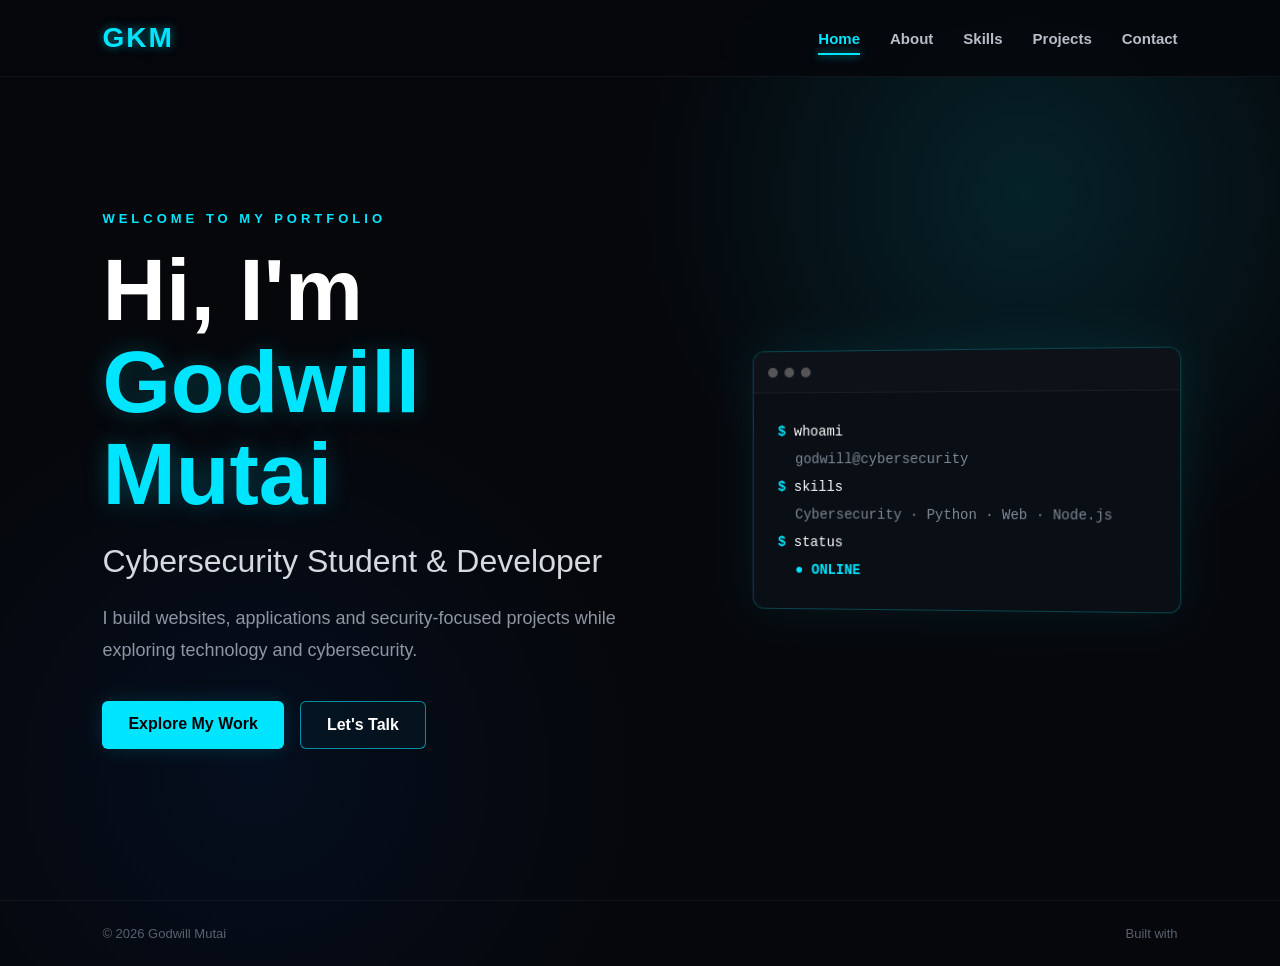
<file: index.html>
<!DOCTYPE html>
<html lang="en">

<head>
    <meta charset="UTF-8">
    <meta name="viewport" content="width=device-width, initial-scale=1.0">

    <title>Godwill Mutai | Cybersecurity Developer</title>
    <link rel="icon" type="image/png" href="me.png">

    <link rel="stylesheet" href="home.css">
</head>

<body>

    <!-- ================= NAVIGATION ================= -->

    <header class="navbar">

        <div class="logo">
            GKM
        </div>

        <nav class="nav-links">

            <a href="index.html" class="active">Home</a>
            <a href="about.html">About</a>
            <a href="skills.html">Skills</a>
            <a href="projects.html">Projects</a>
            <a href="contact.html">Contact</a>

        </nav>

    </header>


    <!-- ================= HOME ================= -->

    <main class="home">

        <div class="home-content">

            <p class="welcome">
                WELCOME TO MY PORTFOLIO
            </p>

            <h1>
                Hi, I'm
                <span>Godwill Mutai</span>
            </h1>

            <h2>
                Cybersecurity Student & Developer
            </h2>

            <p class="intro">
                I build websites, applications and security-focused
                projects while exploring technology and cybersecurity.
            </p>


            <div class="home-buttons">

                <a href="projects.html" class="btn primary">
                    Explore My Work
                </a>

                <a href="contact.html" class="btn secondary">
                    Let's Talk
                </a>

            </div>

        </div>


        <!-- Decorative cybersecurity element -->

        <div class="hero-decoration">

            <div class="terminal">

                <div class="terminal-top">
                    <span></span>
                    <span></span>
                    <span></span>
                </div>

                <div class="terminal-body">

                    <p><span class="symbol">$</span> whoami</p>

                    <p class="terminal-output">
                        godwill@cybersecurity
                    </p>

                    <p><span class="symbol">$</span> skills</p>

                    <p class="terminal-output">
                        Cybersecurity · Python · Web · Node.js
                    </p>

                    <p><span class="symbol">$</span> status</p>

                    <p class="terminal-output">
                        <span class="online">● ONLINE</span>
                    </p>

                </div>

            </div>

        </div>

    </main>


    <!-- ================= FOOTER ================= -->

    <footer>

        <p>
            © 2026 Godwill Mutai
        </p>

        <p>
            Built with
</file>
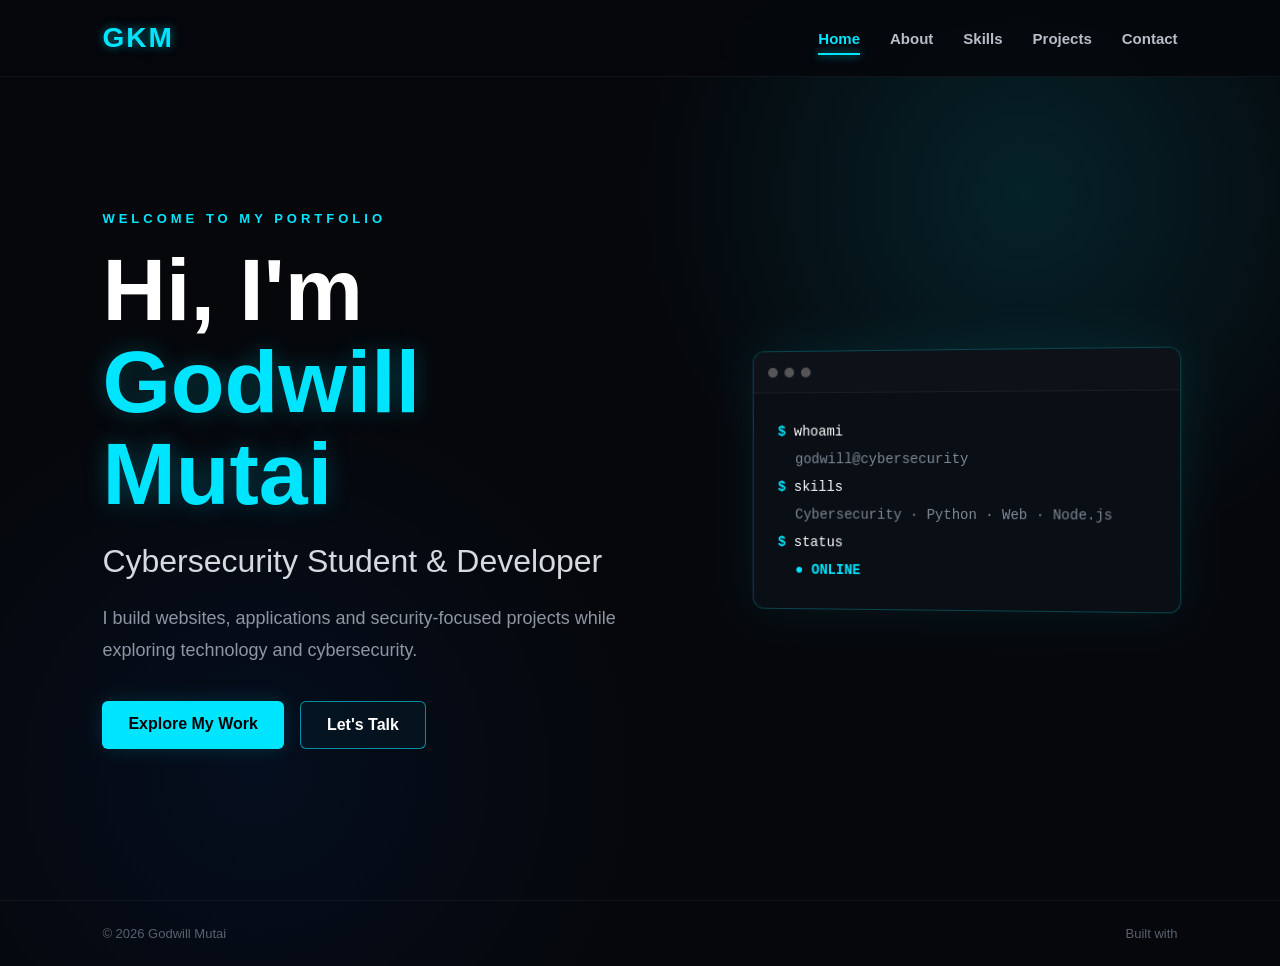
<file: public/index.html>
<!DOCTYPE html>
<html lang="en">

<head>
    <meta charset="UTF-8">
    <meta name="viewport" content="width=device-width, initial-scale=1.0">
    

    <title>Godwill Mutai | Cybersecurity Developer</title>
    <link rel="icon" type="image/png" href="me.png">

    <link rel="stylesheet" href="home.css">
</head>

<body>

    <!-- ================= NAVIGATION ================= -->

    <header class="navbar">

        <div class="logo">
            GKM
        </div>

        <nav class="nav-links">

            <a href="index.html" class="active">Home</a>
            <a href="about.html">About</a>
            <a href="skills.html">Skills</a>
            <a href="projects.html">Projects</a>
            <a href="contact.html">Contact</a>

        </nav>

    </header>


    <!-- ================= HOME ================= -->

    <main class="home">

        <div class="home-content">

            <p class="welcome">
                WELCOME TO MY PORTFOLIO
            </p>

            <h1>
                Hi, I'm
                <span>Godwill Mutai</span>
            </h1>

            <h2>
                Cybersecurity Student & Developer
            </h2>

            <p class="intro">
                I build websites, applications and security-focused
                projects while exploring technology and cybersecurity.
            </p>


            <div class="home-buttons">

                <a href="projects.html" class="btn primary">
                    Explore My Work
                </a>

                <a href="contact.html" class="btn secondary">
                    Let's Talk
                </a>

            </div>

        </div>


        <!-- Decorative cybersecurity element -->

        <div class="hero-decoration">

            <div class="terminal">

                <div class="terminal-top">
                    <span></span>
                    <span></span>
                    <span></span>
                </div>

                <div class="terminal-body">

                    <p><span class="symbol">$</span> whoami</p>

                    <p class="terminal-output">
                        godwill@cybersecurity
                    </p>

                    <p><span class="symbol">$</span> skills</p>

                    <p class="terminal-output">
                        Cybersecurity · Python · Web · Node.js
                    </p>

                    <p><span class="symbol">$</span> status</p>

                    <p class="terminal-output">
                        <span class="online">● ONLINE</span>
                    </p>

                </div>

            </div>

        </div>

    </main>


    <!-- ================= FOOTER ================= -->

    <footer>

        <p>
            © 2026 Godwill Mutai
        </p>

        <p>
            Built with
</file>
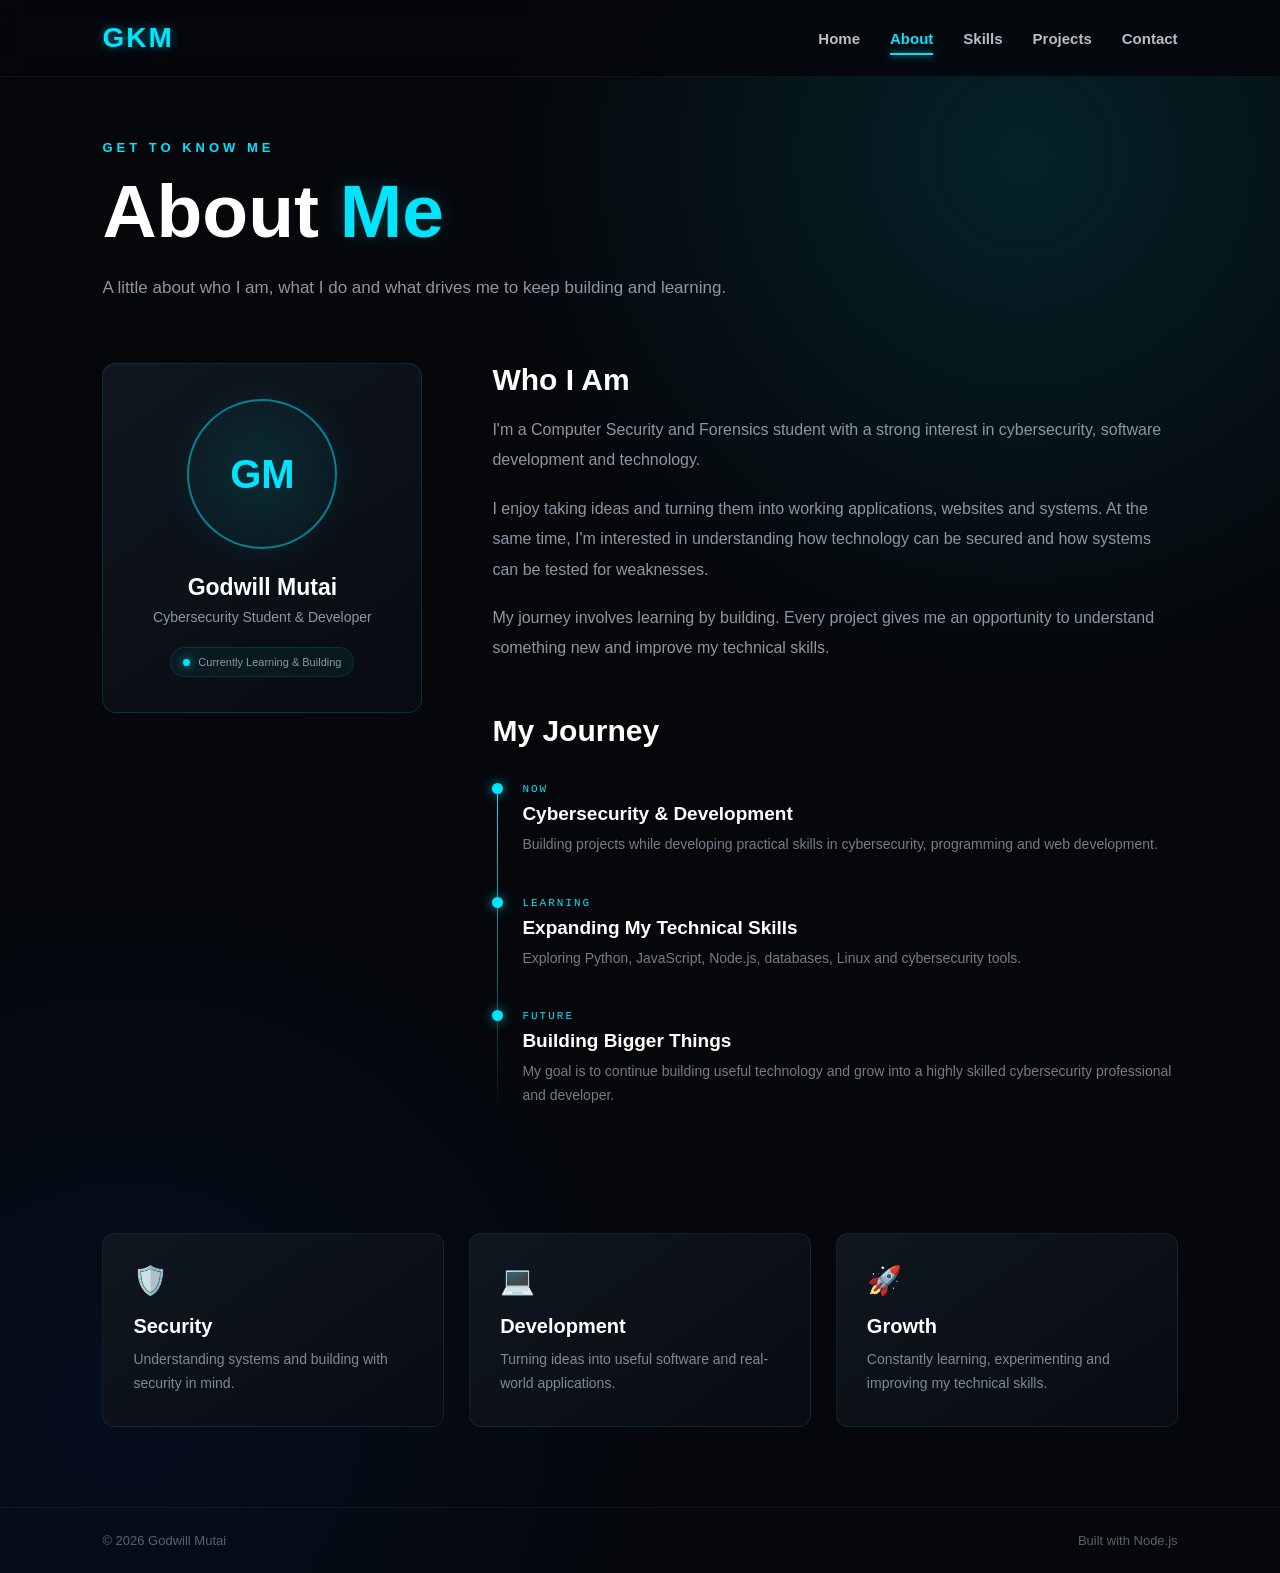
<file: public/about.html>
<!DOCTYPE html>
<html lang="en">

<head>
    <meta charset="UTF-8">
    <meta name="viewport" content="width=device-width, initial-scale=1.0">

    <title>Godwill Mutai | About</title>
    <link rel="icon" type="image/png" href="me.png">

    <link rel="stylesheet" href="about.css">
</head>

<body>

    <!-- ================= NAVIGATION ================= -->

    <header class="navbar">

        <div class="logo">
            GKM
        </div>

        <nav class="nav-links">

            <a href="index.html">Home</a>
            <a href="about.html" class="active">About</a>
            <a href="skills.html">Skills</a>
            <a href="projects.html">Projects</a>
            <a href="contact.html">Contact</a>

        </nav>

    </header>


    <!-- ================= ABOUT ================= -->

    <main class="about-page">

        <section class="about-header">

            <p class="section-label">
                GET TO KNOW ME
            </p>

            <h1>
                About <span>Me</span>
            </h1>

            <p class="intro">
                A little about who I am, what I do and what drives
                me to keep building and learning.
            </p>

        </section>


        <!-- ================= ABOUT CONTENT ================= -->

        <section class="about-content">


            <!-- Profile -->

            <div class="profile-card">

                <div class="profile-placeholder">
                    GM
                </div>

                <h2>
                    Godwill Mutai
                </h2>

                <p class="role">
                    Cybersecurity Student & Developer
                </p>

                <div class="status">
                    <span></span>
                    Currently Learning & Building
                </div>

            </div>


            <!-- Story -->

            <div class="story">

                <h2>
                    Who I Am
                </h2>

                <p>
                    I'm a Computer Security and Forensics student
                    with a strong interest in cybersecurity,
                    software development and technology.
                </p>

                <p>
                    I enjoy taking ideas and turning them into
                    working applications, websites and systems.
                    At the same time, I'm interested in understanding
                    how technology can be secured and how systems
                    can be tested for weaknesses.
                </p>

                <p>
                    My journey involves learning by building.
                    Every project gives me an opportunity to
                    understand something new and improve my
                    technical skills.
                </p>


                <h2 class="journey-title">
                    My Journey
                </h2>

                <div class="timeline">

                    <div class="timeline-item">

                        <div class="timeline-dot"></div>

                        <div>
                            <span class="timeline-year">
                                NOW
                            </span>

                            <h3>
                                Cybersecurity & Development
                            </h3>

                            <p>
                                Building projects while developing
                                practical skills in cybersecurity,
                                programming and web development.
                            </p>
                        </div>

                    </div>


                    <div class="timeline-item">

                        <div class="timeline-dot"></div>

                        <div>
                            <span class="timeline-year">
                                LEARNING
                            </span>

                            <h3>
                                Expanding My Technical Skills
                            </h3>

                            <p>
                                Exploring Python, JavaScript,
                                Node.js, databases, Linux and
                                cybersecurity tools.
                            </p>

                        </div>

                    </div>


                    <div class="timeline-item">

                        <div class="timeline-dot"></div>

                        <div>
                            <span class="timeline-year">
                                FUTURE
                            </span>

                            <h3>
                                Building Bigger Things
                            </h3>

                            <p>
                                My goal is to continue building
                                useful technology and grow into
                                a highly skilled cybersecurity
                                professional and developer.
                            </p>

                        </div>

                    </div>

                </div>

            </div>

        </section>


        <!-- ================= VALUES ================= -->

        <section class="values">

            <div class="value-card">

                <div class="value-icon">
                    🛡️
                </div>
 
                <h3>
                    Security
                </h3>

                <p>
                    Understanding systems and building with
                    security in mind.
                </p>

            </div>


            <div class="value-card">

                <div class="value-icon">
                    💻
                </div>

                <h3>
                    Development
                </h3>

                <p>
                    Turning ideas into useful software and
                    real-world applications.
                </p>

            </div>


            <div class="value-card">

                <div class="value-icon">
                    🚀
                </div>

                <h3>
                    Growth
                </h3>

                <p>
                    Constantly learning, experimenting and
                    improving my technical skills.
                </p>

            </div>

        </section>

    </main>


    <!-- ================= FOOTER ================= -->

    <footer>

        <p>
            © 2026 Godwill Mutai
        </p>

        <p>
            Built with Node.js
        </p>

    </footer>


    <script src="about.js"></script>

</body>

</html>
</file>
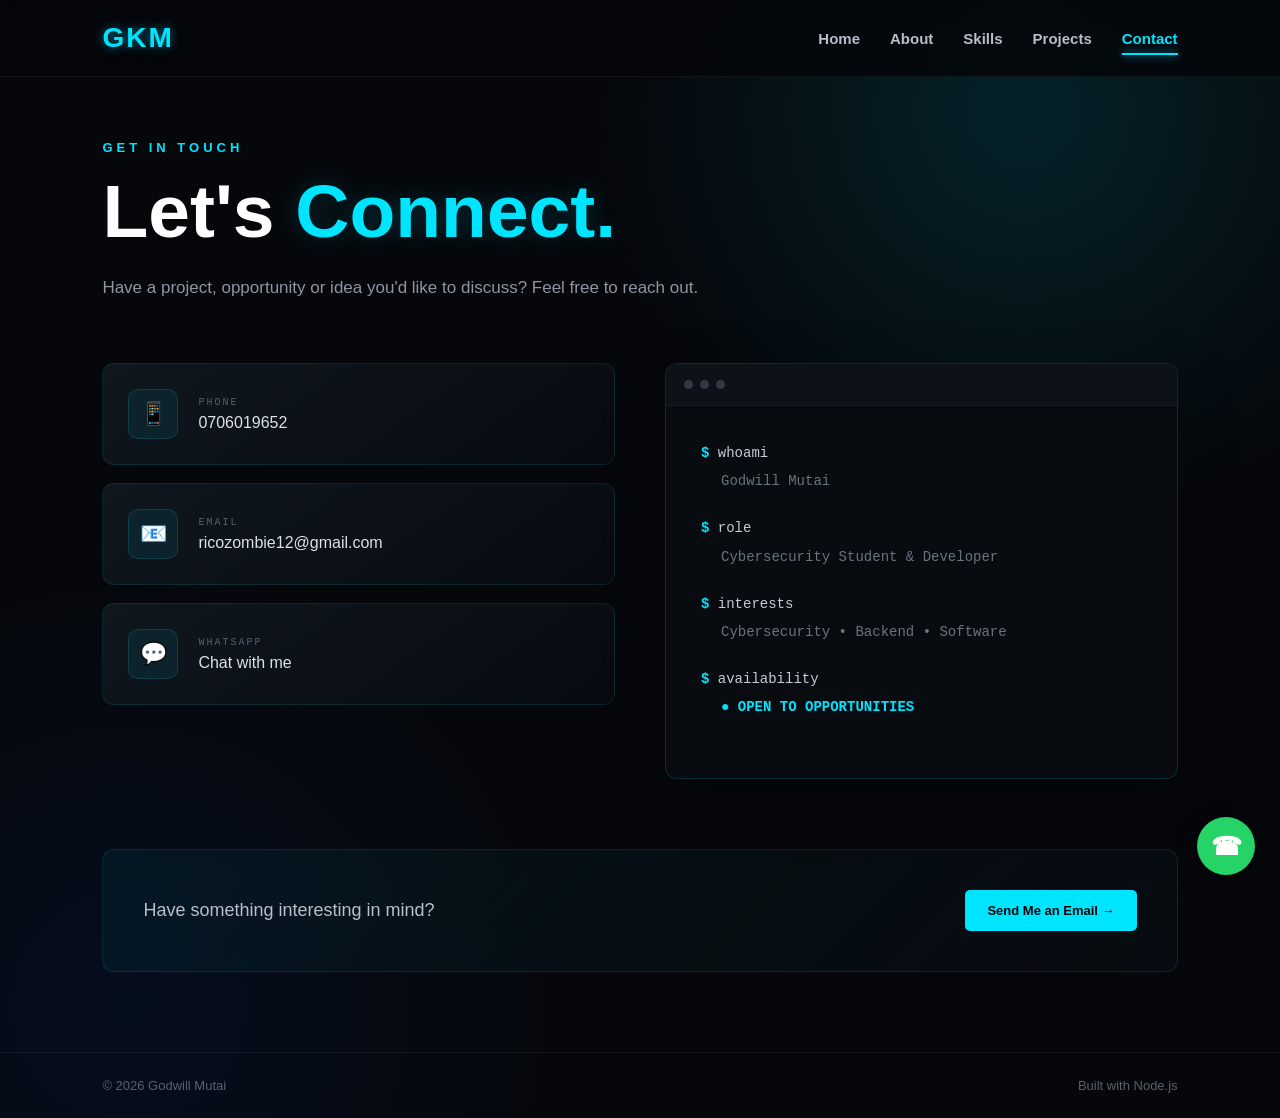
<file: public/contact.html>
<!DOCTYPE html>
<html lang="en">

<head>
    <meta charset="UTF-8">
    <meta name="viewport" content="width=device-width, initial-scale=1.0">

    <title>Godwill Mutai | Contact</title>
    <link rel="icon" type="image/png" href="me.png">

    <link rel="stylesheet" href="contact.css">
</head>

<body>

    <!-- ================= NAVIGATION ================= -->

    <header class="navbar">

        <div class="logo">
            GKM
        </div>

        <nav class="nav-links">

            <a href="index.html">Home</a>
            <a href="about.html">About</a>
            <a href="skills.html">Skills</a>
            <a href="projects.html">Projects</a>
            <a href="contact.html" class="active">Contact</a>

        </nav>

    </header>


    <!-- ================= CONTACT PAGE ================= -->

    <main class="contact-page">

        <section class="contact-header">

            <p class="section-label">
                GET IN TOUCH
            </p>

            <h1>
                Let's <span>Connect.</span>
            </h1>

            <p class="section-description">
                Have a project, opportunity or idea you'd like to
                discuss? Feel free to reach out.
            </p>

        </section>


        <!-- ================= CONTACT CONTENT ================= -->

        <section class="contact-content">


            <!-- Contact Information -->

            <div class="contact-info">

                <div class="info-card">

                    <div class="info-icon">
                        📱
                    </div>

                    <div>
                        <p class="info-label">
                            PHONE
                        </p>

                        <a href="tel:0706019652">
                            0706019652
                        </a>
                    </div>

                </div>


                <div class="info-card">

                    <div class="info-icon">
                        📧
                    </div>

                    <div>
                        <p class="info-label">
                            EMAIL
                        </p>

                        <a href="mailto:ricozombie12@gmail.com">
                            ricozombie12@gmail.com
                        </a>
                    </div>

                </div>


                <div class="info-card">

                    <div class="info-icon">
                        💬
                    </div>

                    <div>
                        <p class="info-label">
                            WHATSAPP
                        </p>

                        <a
                            href="https://wa.me/254706019652?text=Hello%20Godwill%2C%20I%20found%20your%20portfolio%20and%20would%20like%20to%20connect."
                            target="_blank"
                            rel="noopener noreferrer">
                            Chat with me
                        </a>
                    </div>

                </div>

            </div>


            <!-- Contact Message -->

            <div class="contact-message">

                <div class="terminal-top">

                    <span></span>
                    <span></span>
                    <span></span>

                </div>

                <div class="terminal-body">

                    <p>
                        <span class="prompt">$</span>
                        whoami
                    </p>

                    <p class="output">
                        Godwill Mutai
                    </p>


                    <p>
                        <span class="prompt">$</span>
                        role
                    </p>

                    <p class="output">
                        Cybersecurity Student & Developer
                    </p>


                    <p>
                        <span class="prompt">$</span>
                        interests
                    </p>

                    <p class="output">
                        Cybersecurity • Backend • Software
                    </p>


                    <p>
                        <span class="prompt">$</span>
                        availability
                    </p>

                    <p class="output online">
                        ● OPEN TO OPPORTUNITIES
                    </p>

                </div>

            </div>

        </section>


        <!-- ================= CALL TO ACTION ================= -->

        <section class="contact-cta">

            <p>
                Have something interesting in mind?
            </p>

            <a
                href="mailto:ricozombie12@gmail.com"
                class="email-button">
                Send Me an Email →
            </a>

        </section>

    </main>


    <!-- ================= WHATSAPP FLOATING BUTTON ================= -->

    <a
        href="https://wa.me/254706019652?text=Hello%20Godwill%2C%20I%20found%20your%20portfolio%20and%20would%20like%20to%20connect."
        class="whatsapp-button"
        target="_blank"
        rel="noopener noreferrer"
        aria-label="Chat with Godwill on WhatsApp">

        <span class="whatsapp-icon">
            ☎
        </span>

        <span class="whatsapp-tooltip">
            Chat with me
        </span>

    </a>


    <!-- ================= FOOTER ================= -->

    <footer>

        <p>
            © 2026 Godwill Mutai
        </p>

        <p>
            Built with Node.js
        </p>

    </footer>


    <script src="contact.js"></script>

</body>

</html>
</file>
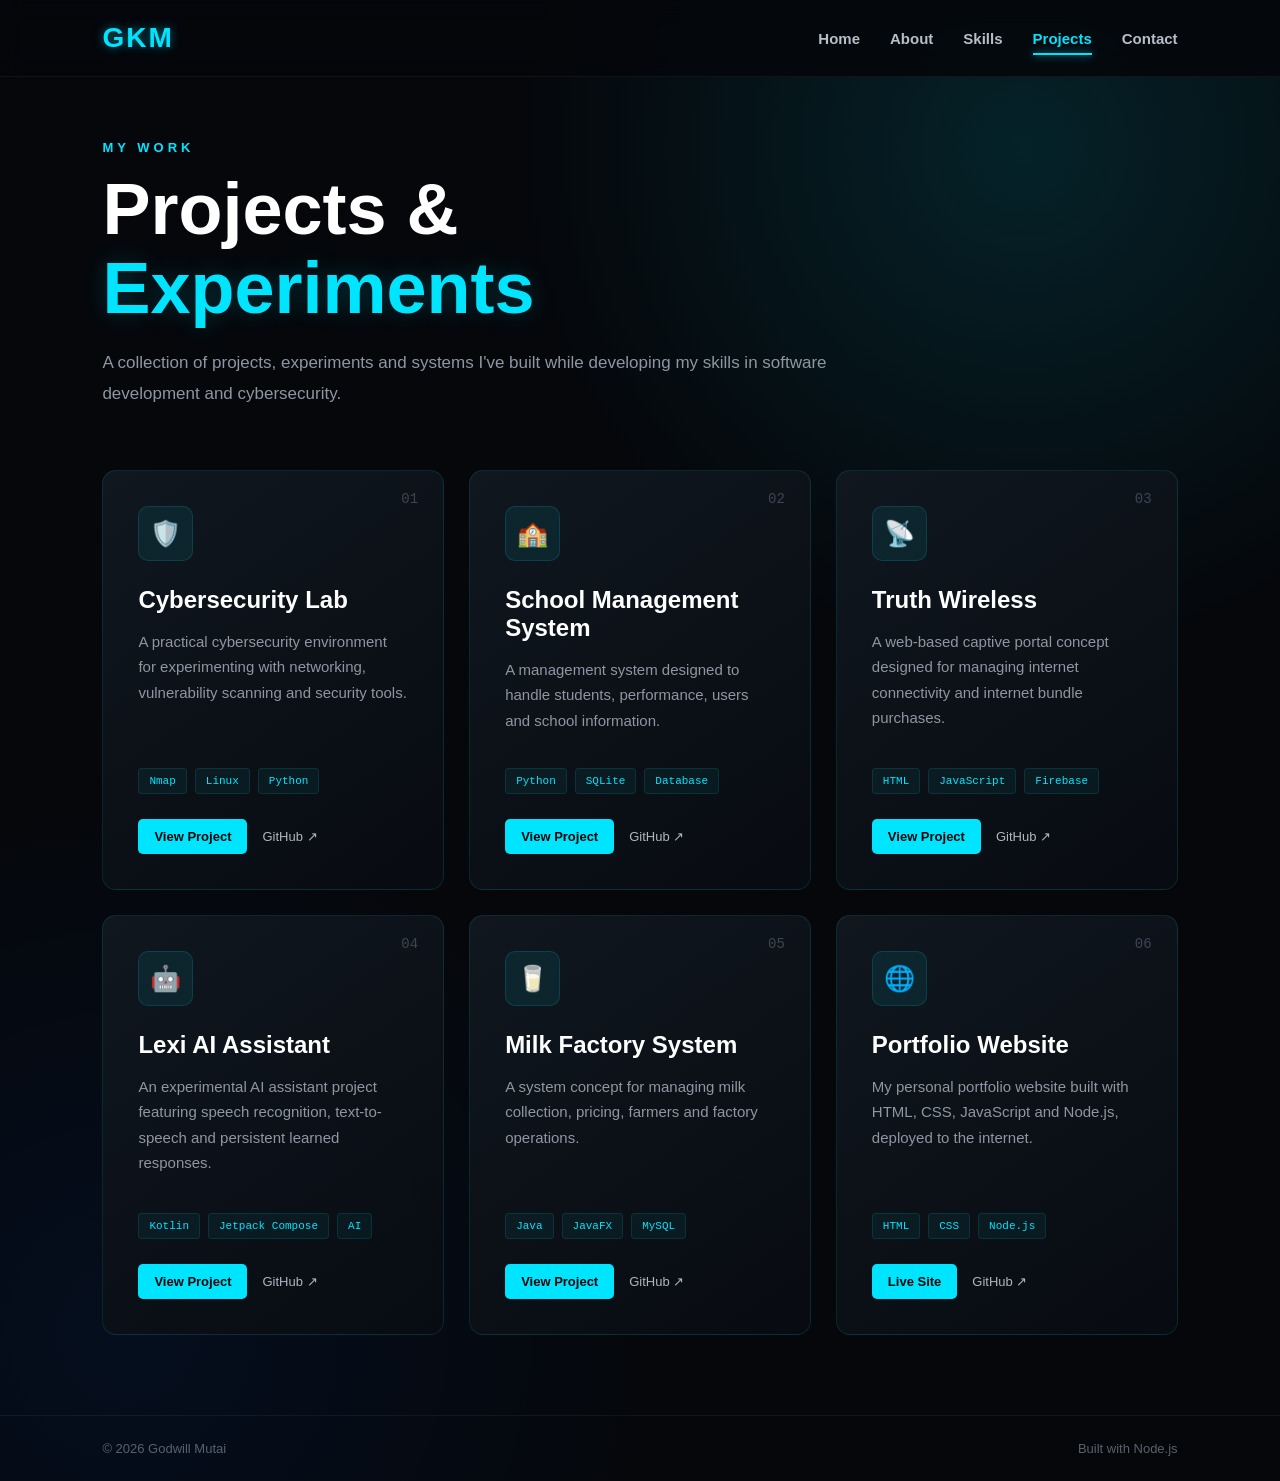
<file: public/projects.html>
<!DOCTYPE html>
<html lang="en">

<head>
    <meta charset="UTF-8">
    <meta name="viewport" content="width=device-width, initial-scale=1.0">

    <title>Godwill Mutai | Projects</title>
    <link rel="icon" type="image/png" href="me.png">

    <link rel="stylesheet" href="projects.css">
</head>

<body>

    <!-- ================= NAVIGATION ================= -->

    <header class="navbar">

        <div class="logo">
            GKM
        </div>

        <nav class="nav-links">

            <a href="index.html">Home</a>
            <a href="about.html">About</a>
            <a href="skills.html">Skills</a>
            <a href="projects.html" class="active">Projects</a>
            <a href="contact.html">Contact</a>

        </nav>

    </header>


    <!-- ================= PROJECTS ================= -->

    <main class="projects-page">

        <section class="projects-header">

            <p class="section-label">
                MY WORK
            </p>

            <h1>
                Projects & <span>Experiments</span>
            </h1>

            <p class="section-description">
                A collection of projects, experiments and systems
                I've built while developing my skills in software
                development and cybersecurity.
            </p>

        </section>


        <!-- ================= PROJECT GRID ================= -->

        <section class="project-grid">


            <!-- Project 1 -->

            <article class="project-card">

                <div class="project-number">
                    01
                </div>

                <div class="project-icon">
                    🛡️
                </div>

                <h2>
                    Cybersecurity Lab
                </h2>

                <p>
                    A practical cybersecurity environment for
                    experimenting with networking, vulnerability
                    scanning and security tools.
                </p>

                <div class="technologies">

                    <span>Nmap</span>
                    <span>Linux</span>
                    <span>Python</span>

                </div>

                <div class="project-links">

                    <a href="#" class="project-btn">
                        View Project
                    </a>

                    <a href="#" class="github-btn">
                        GitHub ↗
                    </a>

                </div>

            </article>


            <!-- Project 2 -->

            <article class="project-card">

                <div class="project-number">
                    02
                </div>

                <div class="project-icon">
                    🏫
                </div>

                <h2>
                    School Management System
                </h2>

                <p>
                    A management system designed to handle students,
                    performance, users and school information.
                </p>

                <div class="technologies">

                    <span>Python</span>
                    <span>SQLite</span>
                    <span>Database</span>

                </div>

                <div class="project-links">

                    <a href="#" class="project-btn">
                        View Project
                    </a>

                    <a href="#" class="github-btn">
                        GitHub ↗
                    </a>

                </div>

            </article>


            <!-- Project 3 -->

            <article class="project-card">

                <div class="project-number">
                    03
                </div>

                <div class="project-icon">
                    📡
                </div>

                <h2>
                    Truth Wireless
                </h2>

                <p>
                    A web-based captive portal concept designed
                    for managing internet connectivity and
                    internet bundle purchases.
                </p>

                <div class="technologies">

                    <span>HTML</span>
                    <span>JavaScript</span>
                    <span>Firebase</span>

                </div>

                <div class="project-links">

                    <a href="#" class="project-btn">
                        View Project
                    </a>

                    <a href="#" class="github-btn">
                        GitHub ↗
                    </a>

                </div>

            </article>


            <!-- Project 4 -->

            <article class="project-card">

                <div class="project-number">
                    04
                </div>

                <div class="project-icon">
                    🤖
                </div>

                <h2>
                    Lexi AI Assistant
                </h2>

                <p>
                    An experimental AI assistant project featuring
                    speech recognition, text-to-speech and
                    persistent learned responses.
                </p>

                <div class="technologies">

                    <span>Kotlin</span>
                    <span>Jetpack Compose</span>
                    <span>AI</span>

                </div>

                <div class="project-links">

                    <a href="#" class="project-btn">
                        View Project
                    </a>

                    <a href="#" class="github-btn">
                        GitHub ↗
                    </a>

                </div>

            </article>


            <!-- Project 5 -->

            <article class="project-card">

                <div class="project-number">
                    05
                </div>

                <div class="project-icon">
                    🥛
                </div>

                <h2>
                    Milk Factory System
                </h2>

                <p>
                    A system concept for managing milk collection,
                    pricing, farmers and factory operations.
                </p>

                <div class="technologies">

                    <span>Java</span>
                    <span>JavaFX</span>
                    <span>MySQL</span>

                </div>

                <div class="project-links">

                    <a href="#" class="project-btn">
                        View Project
                    </a>

                    <a href="#" class="github-btn">
                        GitHub ↗
                    </a>

                </div>

            </article>


            <!-- Project 6 -->

            <article class="project-card">

                <div class="project-number">
                    06
                </div>

                <div class="project-icon">
                    🌐
                </div>

                <h2>
                    Portfolio Website
                </h2>

                <p>
                    My personal portfolio website built with
                    HTML, CSS, JavaScript and Node.js, deployed
                    to the internet.
                </p>

                <div class="technologies">

                    <span>HTML</span>
                    <span>CSS</span>
                    <span>Node.js</span>

                </div>

                <div class="project-links">

                    <a href="index.html" class="project-btn">
                        Live Site
                    </a>

                    <a href="#" class="github-btn">
                        GitHub ↗
                    </a>

                </div>

            </article>


        </section>

    </main>


    <!-- ================= FOOTER ================= -->

    <footer>

        <p>
            © 2026 Godwill Mutai
        </p>

        <p>
            Built with Node.js
        </p>

    </footer>


    <script src="projects.js"></script>

</body>

</html>
</file>
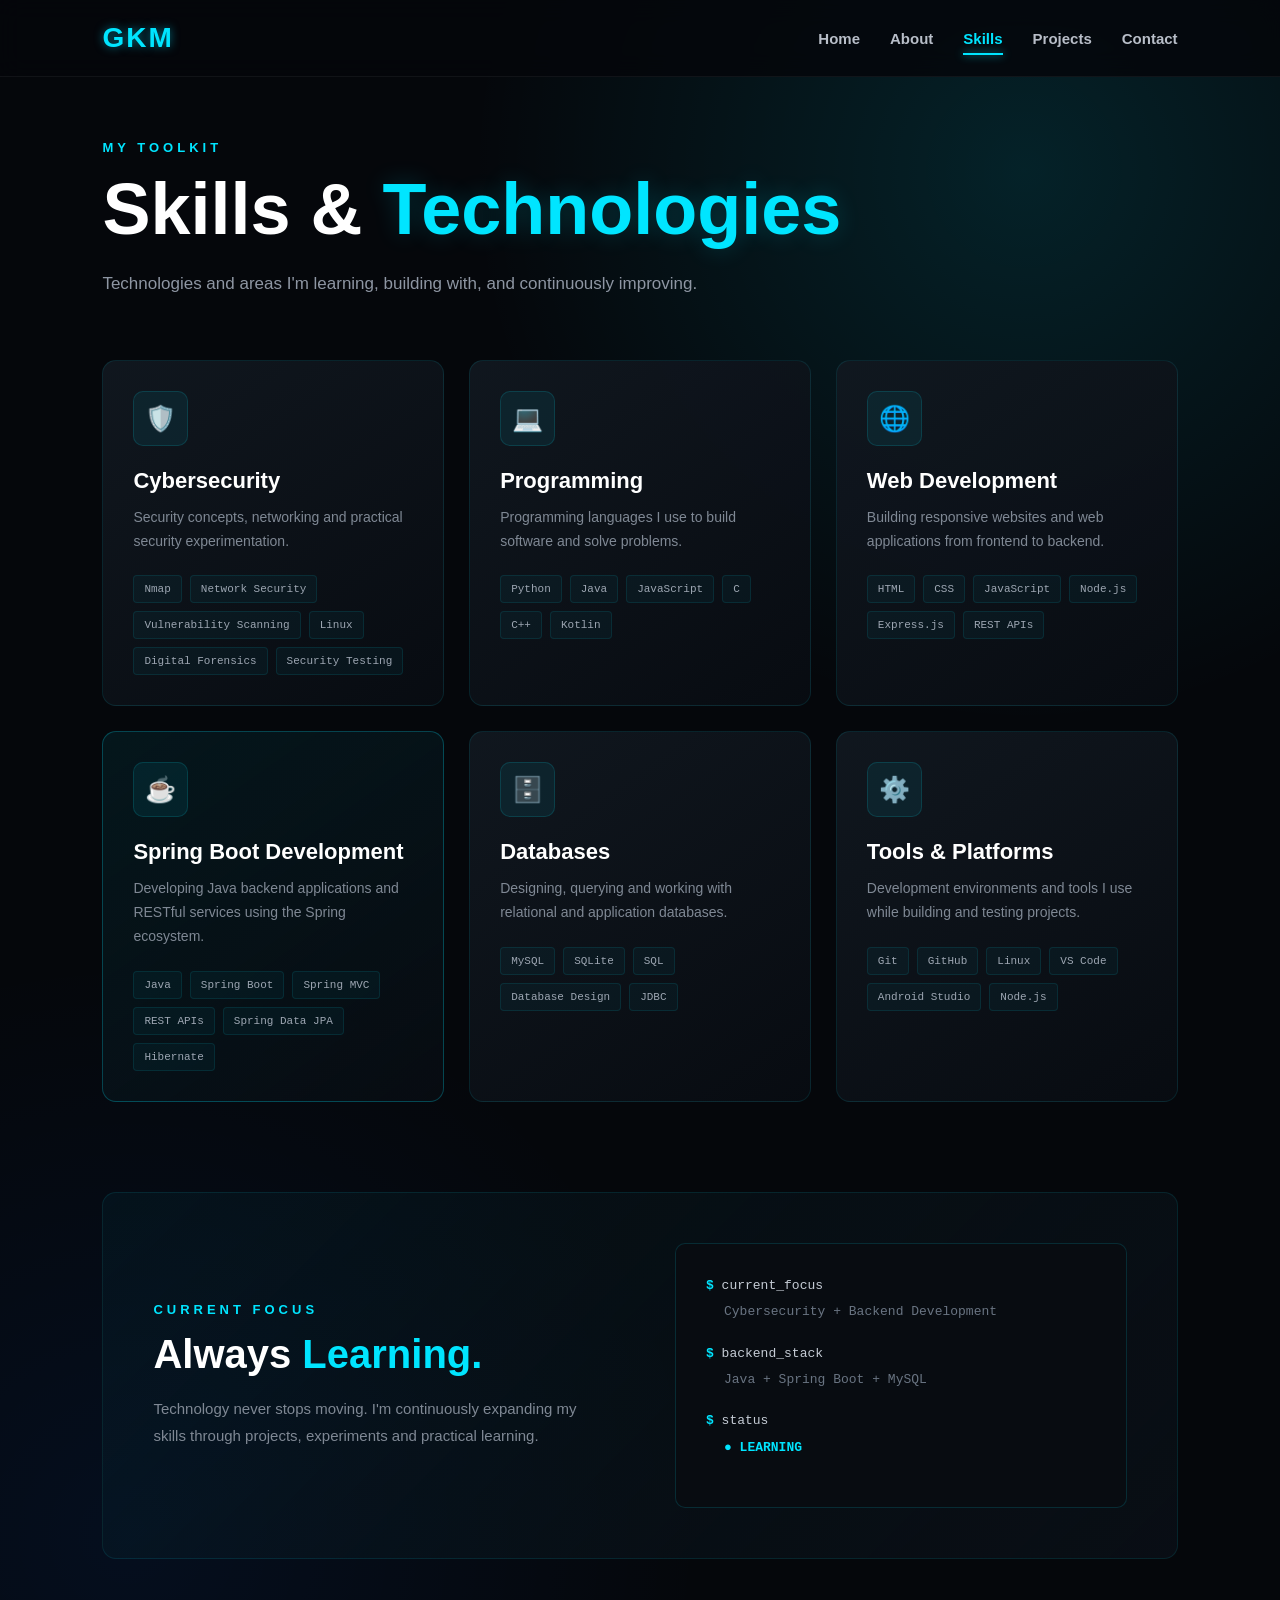
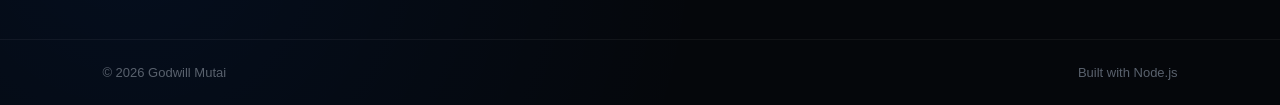
<file: public/skills.html>
<!DOCTYPE html>
<html lang="en">

<head>
    <meta charset="UTF-8">
    <meta name="viewport" content="width=device-width, initial-scale=1.0">

    <title>Godwill Mutai | Skills</title>
    <link rel="icon" type="image/png" href="me.png">

    <link rel="stylesheet" href="skills.css">
</head>

<body>

    <!-- ================= NAVIGATION ================= -->

    <header class="navbar">

        <div class="logo">
            GKM
        </div>

        <nav class="nav-links">

            <a href="index.html">Home</a>
            <a href="about.html">About</a>
            <a href="skills.html" class="active">Skills</a>
            <a href="projects.html">Projects</a>
            <a href="contact.html">Contact</a>

        </nav>

    </header>


    <!-- ================= SKILLS PAGE ================= -->

    <main class="skills-page">

        <!-- Header -->

        <section class="skills-header">

            <p class="section-label">
                MY TOOLKIT
            </p>

            <h1>
                Skills & <span>Technologies</span>
            </h1>

            <p class="section-description">
                Technologies and areas I'm learning, building with,
                and continuously improving.
            </p>

        </section>


        <!-- ================= SKILL CATEGORIES ================= -->

        <section class="skills-grid">


            <!-- Cybersecurity -->

            <article class="skill-category">

                <div class="category-icon">
                    🛡️
                </div>

                <h2>
                    Cybersecurity
                </h2>

                <p>
                    Security concepts, networking and practical
                    security experimentation.
                </p>

                <div class="skill-list">

                    <span>Nmap</span>
                    <span>Network Security</span>
                    <span>Vulnerability Scanning</span>
                    <span>Linux</span>
                    <span>Digital Forensics</span>
                    <span>Security Testing</span>

                </div>

            </article>


            <!-- Programming -->

            <article class="skill-category">

                <div class="category-icon">
                    💻
                </div>

                <h2>
                    Programming
                </h2>

                <p>
                    Programming languages I use to build software
                    and solve problems.
                </p>

                <div class="skill-list">

                    <span>Python</span>
                    <span>Java</span>
                    <span>JavaScript</span>
                    <span>C</span>
                    <span>C++</span>
                    <span>Kotlin</span>

                </div>

            </article>


            <!-- Web Development -->

            <article class="skill-category">

                <div class="category-icon">
                    🌐
                </div>

                <h2>
                    Web Development
                </h2>

                <p>
                    Building responsive websites and web applications
                    from frontend to backend.
                </p>

                <div class="skill-list">

                    <span>HTML</span>
                    <span>CSS</span>
                    <span>JavaScript</span>
                    <span>Node.js</span>
                    <span>Express.js</span>
                    <span>REST APIs</span>

                </div>

            </article>


            <!-- Java Backend -->

            <article class="skill-category featured">

                <div class="category-icon">
                    ☕
                </div>

                <h2>
                    Spring Boot Development
                </h2>

                <p>
                    Developing Java backend applications and RESTful
                    services using the Spring ecosystem.
                </p>

                <div class="skill-list">

                    <span>Java</span>
                    <span>Spring Boot</span>
                    <span>Spring MVC</span>
                    <span>REST APIs</span>
                    <span>Spring Data JPA</span>
                    <span>Hibernate</span>

                </div>

            </article>


            <!-- Databases -->

            <article class="skill-category">

                <div class="category-icon">
                    🗄️
                </div>

                <h2>
                    Databases
                </h2>

                <p>
                    Designing, querying and working with relational
                    and application databases.
                </p>

                <div class="skill-list">

                    <span>MySQL</span>
                    <span>SQLite</span>
                    <span>SQL</span>
                    <span>Database Design</span>
                    <span>JDBC</span>

                </div>

            </article>


            <!-- Tools -->

            <article class="skill-category">

                <div class="category-icon">
                    ⚙️
                </div>

                <h2>
                    Tools & Platforms
                </h2>

                <p>
                    Development environments and tools I use
                    while building and testing projects.
                </p>

                <div class="skill-list">

                    <span>Git</span>
                    <span>GitHub</span>
                    <span>Linux</span>
                    <span>VS Code</span>
                    <span>Android Studio</span>
                    <span>Node.js</span>

                </div>

            </article>


        </section>


        <!-- ================= LEARNING ================= -->

        <section class="learning">

            <div class="learning-content">

                <p class="section-label">
                    CURRENT FOCUS
                </p>

                <h2>
                    Always <span>Learning.</span>
                </h2>

                <p>
                    Technology never stops moving. I'm continuously
                    expanding my skills through projects, experiments
                    and practical learning.
                </p>

            </div>


            <div class="learning-terminal">

                <p>
                    <span>$</span> current_focus
                </p>

                <p class="terminal-result">
                    Cybersecurity + Backend Development
                </p>

                <p>
                    <span>$</span> backend_stack
                </p>

                <p class="terminal-result">
                    Java + Spring Boot + MySQL
                </p>

                <p>
                    <span>$</span> status
                </p>

                <p class="terminal-result online">
                    ● LEARNING
                </p>

            </div>

        </section>

    </main>


    <!-- ================= FOOTER ================= -->

    <footer>

        <p>
            © 2026 Godwill Mutai
        </p>

        <p>
            Built with Node.js
        </p>

    </footer>


    <script src="skills.js"></script>

</body>

</html>
</file>
<file: home.css>
/* =====================================================
   HOME PAGE
   ===================================================== */

* {
    margin: 0;
    padding: 0;
    box-sizing: border-box;
}

html {
    scroll-behavior: smooth;
}

body {
    min-height: 100vh;

    font-family: Arial, Helvetica, sans-serif;

    background:
        radial-gradient(
            circle at 80% 20%,
            rgba(0, 229, 255, 0.12),
            transparent 30%
        ),
        radial-gradient(
            circle at 20% 80%,
            rgba(0, 100, 255, 0.08),
            transparent 30%
        ),
        #05070b;

    color: #ffffff;

    overflow-x: hidden;
}


/* =====================================================
   NAVIGATION
   ===================================================== */

.navbar {
    position: fixed;

    top: 0;
    left: 0;

    width: 100%;

    padding: 22px 8%;

    display: flex;

    justify-content: space-between;
    align-items: center;

    background: rgba(5, 7, 11, 0.82);

    backdrop-filter: blur(12px);

    border-bottom: 1px solid rgba(255, 255, 255, 0.05);

    z-index: 1000;
}


/* Logo */

.logo {
    font-size: 28px;

    font-weight: 800;

    letter-spacing: 2px;

    color: #00e5ff;

    text-shadow:
        0 0 10px rgba(0, 229, 255, 0.5);
}


/* Navigation links */

.nav-links {
    display: flex;

    gap: 30px;
}

.nav-links a {
    position: relative;

    color: #b8bec8;

    text-decoration: none;

    font-size: 15px;

    font-weight: 600;

    transition: 0.3s ease;
}

.nav-links a:hover {
    color: #00e5ff;
}


/* Active link */

.nav-links a.active {
    color: #00e5ff;
}

.nav-links a.active::after {
    content: "";

    position: absolute;

    left: 0;
    bottom: -8px;

    width: 100%;
    height: 2px;

    background: #00e5ff;

    box-shadow:
        0 0 8px rgba(0, 229, 255, 0.8);
}


/* =====================================================
   HOME
   ===================================================== */

.home {

    min-height: 100vh;

    padding: 140px 8% 80px;

    display: flex;

    align-items: center;

    justify-content: space-between;

    gap: 80px;
}


/* Home text */

.home-content {

    max-width: 700px;

    z-index: 2;
}


.welcome {

    color: #00e5ff;

    font-size: 13px;

    font-weight: 700;

    letter-spacing: 4px;

    margin-bottom: 18px;
}


.home h1 {

    font-size: clamp(50px, 7vw, 88px);

    line-height: 1.05;

    font-weight: 800;
}


.home h1 span {

    display: block;

    color: #00e5ff;

    text-shadow:
        0 0 25px rgba(0, 229, 255, 0.25);
}


.home h2 {

    margin-top: 22px;

    font-size: clamp(22px, 3vw, 32px);

    color: #d6d9df;

    font-weight: 500;
}


.intro {

    max-width: 650px;

    margin-top: 22px;

    color: #8e96a3;

    font-size: 18px;

    line-height: 1.8;
}


/* =====================================================
   BUTTONS
   ===================================================== */

.home-buttons {

    display: flex;

    gap: 16px;

    margin-top: 35px;
}


.btn {

    display: inline-block;

    padding: 14px 26px;

    border-radius: 6px;

    text-decoration: none;

    font-weight: 700;

    transition: 0.3s ease;
}


.btn.primary {

    background: #00e5ff;

    color: #020406;

    box-shadow:
        0 0 20px rgba(0, 229, 255, 0.15);
}


.btn.primary:hover {

    transform: translateY(-4px);

    box-shadow:
        0 10px 30px rgba(0, 229, 255, 0.25);
}


.btn.secondary {

    color: #ffffff;

    border: 1px solid rgba(0, 229, 255, 0.6);

    background: rgba(0, 229, 255, 0.03);
}


.btn.secondary:hover {

    color: #00e5ff;

    border-color: #00e5ff;

    transform: translateY(-4px);
}


/* =====================================================
   TERMINAL DECORATION
   ===================================================== */

.hero-decoration {

    width: 430px;

    flex-shrink: 0;

    perspective: 1000px;
}


.terminal {

    width: 100%;

    background: rgba(10, 15, 22, 0.9);

    border: 1px solid rgba(0, 229, 255, 0.25);

    border-radius: 12px;

    overflow: hidden;

    box-shadow:
        0 0 50px rgba(0, 229, 255, 0.08);

    transform: rotateY(-5deg);

    transition: 0.5s ease;
}


.terminal:hover {

    transform: rotateY(0deg) translateY(-8px);

    border-color: rgba(0, 229, 255, 0.5);

    box-shadow:
        0 20px 60px rgba(0, 229, 255, 0.12);
}


/* Terminal top */

.terminal-top {

    height: 42px;

    padding: 0 15px;

    display: flex;

    align-items: center;

    gap: 7px;

    background: #0d1219;

    border-bottom: 1px solid rgba(255, 255, 255, 0.05);
}


.terminal-top span {

    width: 10px;

    height: 10px;

    border-radius: 50%;

    background: #555;
}


/* Terminal body */

.terminal-body {

    padding: 25px;

    font-family: "Courier New", monospace;

    font-size: 14px;

    line-height: 2;
}


.symbol {

    color: #00e5ff;

    font-weight: bold;
}


.terminal-output {

    color: #7d8794;

    padding-left: 18px;
}


.online {

    color: #00e5ff;

    font-weight: bold;
}


/* =====================================================
   FOOTER
   ===================================================== */

footer {

    padding: 25px 8%;

    display: flex;

    justify-content: space-between;

    color: #59616d;

    font-size: 13px;

    border-top: 1px solid rgba(255, 255, 255, 0.05);
}


/* =====================================================
   MOBILE
   ===================================================== */

@media (max-width: 900px) {

    .home {

        flex-direction: column;

        align-items: flex-start;

        padding-top: 130px;
    }

    .hero-decoration {

        width: 100%;

        max-width: 500px;
    }

}


@media (max-width: 650px) {

    .navbar {

        padding: 18px 5%;
    }

    .nav-links {

        gap: 14px;
    }

    .nav-links a {

        font-size: 12px;
    }

    .home {

        padding: 120px 6% 60px;

        gap: 50px;
    }

    .home h1 {

        font-size: 52px;
    }

    .home h2 {

        font-size: 22px;
    }

    .intro {

        font-size: 16px;
    }

    .home-buttons {

        flex-direction: column;

        align-items: flex-start;
    }

    footer {

        flex-direction: column;

        gap: 8px;

        padding: 25px 6%;
    }

}
</file>
<file: public/home.css>
/* =====================================================
   HOME PAGE
   ===================================================== */

* {
    margin: 0;
    padding: 0;
    box-sizing: border-box;
}

html {
    scroll-behavior: smooth;
}

body {
    min-height: 100vh;

    font-family: Arial, Helvetica, sans-serif;

    background:
        radial-gradient(
            circle at 80% 20%,
            rgba(0, 229, 255, 0.12),
            transparent 30%
        ),
        radial-gradient(
            circle at 20% 80%,
            rgba(0, 100, 255, 0.08),
            transparent 30%
        ),
        #05070b;

    color: #ffffff;

    overflow-x: hidden;
}


/* =====================================================
   NAVIGATION
   ===================================================== */

.navbar {
    position: fixed;

    top: 0;
    left: 0;

    width: 100%;

    padding: 22px 8%;

    display: flex;

    justify-content: space-between;
    align-items: center;

    background: rgba(5, 7, 11, 0.82);

    backdrop-filter: blur(12px);

    border-bottom: 1px solid rgba(255, 255, 255, 0.05);

    z-index: 1000;
}


/* Logo */

.logo {
    font-size: 28px;

    font-weight: 800;

    letter-spacing: 2px;

    color: #00e5ff;

    text-shadow:
        0 0 10px rgba(0, 229, 255, 0.5);
}


/* Navigation links */

.nav-links {
    display: flex;

    gap: 30px;
}

.nav-links a {
    position: relative;

    color: #b8bec8;

    text-decoration: none;

    font-size: 15px;

    font-weight: 600;

    transition: 0.3s ease;
}

.nav-links a:hover {
    color: #00e5ff;
}


/* Active link */

.nav-links a.active {
    color: #00e5ff;
}

.nav-links a.active::after {
    content: "";

    position: absolute;

    left: 0;
    bottom: -8px;

    width: 100%;
    height: 2px;

    background: #00e5ff;

    box-shadow:
        0 0 8px rgba(0, 229, 255, 0.8);
}


/* =====================================================
   HOME
   ===================================================== */

.home {

    min-height: 100vh;

    padding: 140px 8% 80px;

    display: flex;

    align-items: center;

    justify-content: space-between;

    gap: 80px;
}


/* Home text */

.home-content {

    max-width: 700px;

    z-index: 2;
}


.welcome {

    color: #00e5ff;

    font-size: 13px;

    font-weight: 700;

    letter-spacing: 4px;

    margin-bottom: 18px;
}


.home h1 {

    font-size: clamp(50px, 7vw, 88px);

    line-height: 1.05;

    font-weight: 800;
}


.home h1 span {

    display: block;

    color: #00e5ff;

    text-shadow:
        0 0 25px rgba(0, 229, 255, 0.25);
}


.home h2 {

    margin-top: 22px;

    font-size: clamp(22px, 3vw, 32px);

    color: #d6d9df;

    font-weight: 500;
}


.intro {

    max-width: 650px;

    margin-top: 22px;

    color: #8e96a3;

    font-size: 18px;

    line-height: 1.8;
}


/* =====================================================
   BUTTONS
   ===================================================== */

.home-buttons {

    display: flex;

    gap: 16px;

    margin-top: 35px;
}


.btn {

    display: inline-block;

    padding: 14px 26px;

    border-radius: 6px;

    text-decoration: none;

    font-weight: 700;

    transition: 0.3s ease;
}


.btn.primary {

    background: #00e5ff;

    color: #020406;

    box-shadow:
        0 0 20px rgba(0, 229, 255, 0.15);
}


.btn.primary:hover {

    transform: translateY(-4px);

    box-shadow:
        0 10px 30px rgba(0, 229, 255, 0.25);
}


.btn.secondary {

    color: #ffffff;

    border: 1px solid rgba(0, 229, 255, 0.6);

    background: rgba(0, 229, 255, 0.03);
}


.btn.secondary:hover {

    color: #00e5ff;

    border-color: #00e5ff;

    transform: translateY(-4px);
}


/* =====================================================
   TERMINAL DECORATION
   ===================================================== */

.hero-decoration {

    width: 430px;

    flex-shrink: 0;

    perspective: 1000px;
}


.terminal {

    width: 100%;

    background: rgba(10, 15, 22, 0.9);

    border: 1px solid rgba(0, 229, 255, 0.25);

    border-radius: 12px;

    overflow: hidden;

    box-shadow:
        0 0 50px rgba(0, 229, 255, 0.08);

    transform: rotateY(-5deg);

    transition: 0.5s ease;
}


.terminal:hover {

    transform: rotateY(0deg) translateY(-8px);

    border-color: rgba(0, 229, 255, 0.5);

    box-shadow:
        0 20px 60px rgba(0, 229, 255, 0.12);
}


/* Terminal top */

.terminal-top {

    height: 42px;

    padding: 0 15px;

    display: flex;

    align-items: center;

    gap: 7px;

    background: #0d1219;

    border-bottom: 1px solid rgba(255, 255, 255, 0.05);
}


.terminal-top span {

    width: 10px;

    height: 10px;

    border-radius: 50%;

    background: #555;
}


/* Terminal body */

.terminal-body {

    padding: 25px;

    font-family: "Courier New", monospace;

    font-size: 14px;

    line-height: 2;
}


.symbol {

    color: #00e5ff;

    font-weight: bold;
}


.terminal-output {

    color: #7d8794;

    padding-left: 18px;
}


.online {

    color: #00e5ff;

    font-weight: bold;
}


/* =====================================================
   FOOTER
   ===================================================== */

footer {

    padding: 25px 8%;

    display: flex;

    justify-content: space-between;

    color: #59616d;

    font-size: 13px;

    border-top: 1px solid rgba(255, 255, 255, 0.05);
}


/* =====================================================
   MOBILE
   ===================================================== */

@media (max-width: 900px) {

    .home {

        flex-direction: column;

        align-items: flex-start;

        padding-top: 130px;
    }

    .hero-decoration {

        width: 100%;

        max-width: 500px;
    }

}


@media (max-width: 650px) {

    .navbar {

        padding: 18px 5%;
    }

    .nav-links {

        gap: 14px;
    }

    .nav-links a {

        font-size: 12px;
    }

    .home {

        padding: 120px 6% 60px;

        gap: 50px;
    }

    .home h1 {

        font-size: 52px;
    }

    .home h2 {

        font-size: 22px;
    }

    .intro {

        font-size: 16px;
    }

    .home-buttons {

        flex-direction: column;

        align-items: flex-start;
    }

    footer {

        flex-direction: column;

        gap: 8px;

        padding: 25px 6%;
    }

}
</file>
<file: public/about.css>
/* =====================================================
   ABOUT PAGE
   ===================================================== */

* {
    margin: 0;
    padding: 0;
    box-sizing: border-box;
}

html {
    scroll-behavior: smooth;
}

body {
    min-height: 100vh;

    font-family: Arial, Helvetica, sans-serif;

    background:
        radial-gradient(
            circle at 80% 10%,
            rgba(0, 229, 255, 0.12),
            transparent 30%
        ),
        radial-gradient(
            circle at 10% 90%,
            rgba(0, 100, 255, 0.08),
            transparent 30%
        ),
        #05070b;

    color: #ffffff;

    overflow-x: hidden;
}


/* =====================================================
   NAVIGATION
   ===================================================== */

.navbar {
    position: fixed;

    top: 0;
    left: 0;

    width: 100%;

    padding: 22px 8%;

    display: flex;

    justify-content: space-between;
    align-items: center;

    background: rgba(5, 7, 11, 0.85);

    backdrop-filter: blur(12px);

    border-bottom: 1px solid rgba(255, 255, 255, 0.05);

    z-index: 1000;
}


.logo {
    font-size: 28px;

    font-weight: 800;

    letter-spacing: 2px;

    color: #00e5ff;

    text-shadow:
        0 0 10px rgba(0, 229, 255, 0.5);
}


.nav-links {
    display: flex;

    gap: 30px;
}


.nav-links a {
    position: relative;

    color: #b8bec8;

    text-decoration: none;

    font-size: 15px;

    font-weight: 600;

    transition: 0.3s ease;
}


.nav-links a:hover {
    color: #00e5ff;
}


.nav-links a.active {
    color: #00e5ff;
}


.nav-links a.active::after {

    content: "";

    position: absolute;

    left: 0;
    bottom: -8px;

    width: 100%;
    height: 2px;

    background: #00e5ff;

    box-shadow:
        0 0 8px rgba(0, 229, 255, 0.8);
}


/* =====================================================
   PAGE HEADER
   ===================================================== */

.about-page {

    min-height: 100vh;

    padding: 140px 8% 80px;
}


.about-header {

    max-width: 750px;

    margin-bottom: 60px;
}


.section-label {

    color: #00e5ff;

    font-size: 13px;

    font-weight: 700;

    letter-spacing: 4px;

    margin-bottom: 15px;
}


.about-header h1 {

    font-size: clamp(48px, 6vw, 75px);

    line-height: 1.1;

    margin-bottom: 20px;
}


.about-header h1 span {

    color: #00e5ff;

    text-shadow:
        0 0 25px rgba(0, 229, 255, 0.2);
}


.intro {

    color: #8e96a3;

    font-size: 17px;

    line-height: 1.8;
}


/* =====================================================
   ABOUT CONTENT
   ===================================================== */

.about-content {

    display: grid;

    grid-template-columns:
        320px 1fr;

    gap: 70px;

    align-items: start;
}


/* =====================================================
   PROFILE CARD
   ===================================================== */

.profile-card {

    padding: 35px 25px;

    text-align: center;

    background:
        linear-gradient(
            145deg,
            rgba(17, 24, 32, 0.95),
            rgba(8, 12, 18, 0.95)
        );

    border: 1px solid rgba(0, 229, 255, 0.15);

    border-radius: 14px;
}


.profile-placeholder {

    width: 150px;
    height: 150px;

    margin: 0 auto 25px;

    display: flex;

    align-items: center;
    justify-content: center;

    border-radius: 50%;

    border: 2px solid rgba(0, 229, 255, 0.5);

    background:
        radial-gradient(
            circle,
            rgba(0, 229, 255, 0.12),
            rgba(0, 229, 255, 0.02)
        );

    color: #00e5ff;

    font-size: 40px;

    font-weight: 800;

    box-shadow:
        0 0 35px rgba(0, 229, 255, 0.08);
}


.profile-card h2 {

    font-size: 23px;

    margin-bottom: 8px;
}


.role {

    color: #8e96a3;

    font-size: 14px;

    margin-bottom: 22px;
}


.status {

    display: inline-flex;

    align-items: center;

    gap: 8px;

    padding: 8px 12px;

    border-radius: 20px;

    background: rgba(0, 229, 255, 0.05);

    border: 1px solid rgba(0, 229, 255, 0.12);

    color: #8e96a3;

    font-size: 11px;
}


.status span {

    width: 7px;
    height: 7px;

    border-radius: 50%;

    background: #00e5ff;

    box-shadow:
        0 0 8px rgba(0, 229, 255, 0.8);
}


/* =====================================================
   STORY
   ===================================================== */

.story {

    max-width: 750px;
}


.story h2 {

    font-size: 30px;

    margin-bottom: 18px;
}


.story > p {

    color: #8e96a3;

    font-size: 16px;

    line-height: 1.9;

    margin-bottom: 18px;
}


.journey-title {

    margin-top: 50px;

    margin-bottom: 30px !important;
}


/* =====================================================
   TIMELINE
   ===================================================== */

.timeline {

    position: relative;

    padding-left: 30px;
}


.timeline::before {

    content: "";

    position: absolute;

    top: 5px;
    bottom: 5px;
    left: 5px;

    width: 1px;

    background:
        linear-gradient(
            to bottom,
            #00e5ff,
            rgba(0, 229, 255, 0.05)
        );
}


.timeline-item {

    position: relative;

    display: flex;

    gap: 25px;

    margin-bottom: 35px;
}


.timeline-dot {

    position: absolute;

    left: -30px;
    top: 5px;

    width: 11px;
    height: 11px;

    border-radius: 50%;

    background: #00e5ff;

    box-shadow:
        0 0 12px rgba(0, 229, 255, 0.7);
}


.timeline-year {

    color: #00e5ff;

    font-family: "Courier New", monospace;

    font-size: 11px;

    letter-spacing: 2px;
}


.timeline-item h3 {

    margin-top: 7px;

    margin-bottom: 8px;

    font-size: 19px;
}


.timeline-item p {

    color: #737c88;

    font-size: 14px;

    line-height: 1.7;
}


/* =====================================================
   VALUES
   ===================================================== */

.values {

    display: grid;

    grid-template-columns:
        repeat(3, 1fr);

    gap: 25px;

    margin-top: 90px;
}


.value-card {

    padding: 30px;

    background:
        linear-gradient(
            145deg,
            rgba(17, 24, 32, 0.95),
            rgba(8, 12, 18, 0.95)
        );

    border: 1px solid rgba(0, 229, 255, 0.1);

    border-radius: 12px;

    transition: 0.3s ease;
}


.value-card:hover {

    transform: translateY(-7px);

    border-color:
        rgba(0, 229, 255, 0.35);

    box-shadow:
        0 15px 40px rgba(0, 229, 255, 0.06);
}


.value-icon {

    font-size: 28px;

    margin-bottom: 18px;
}


.value-card h3 {

    font-size: 20px;

    margin-bottom: 10px;
}


.value-card p {

    color: #7f8894;

    font-size: 14px;

    line-height: 1.7;
}


/* =====================================================
   FOOTER
   ===================================================== */

footer {

    padding: 25px 8%;

    display: flex;

    justify-content: space-between;

    color: #59616d;

    font-size: 13px;

    border-top: 1px solid rgba(255, 255, 255, 0.05);
}


/* =====================================================
   TABLET
   ===================================================== */

@media (max-width: 900px) {

    .about-content {

        grid-template-columns: 1fr;

        gap: 50px;
    }


    .profile-card {

        max-width: 400px;
    }


    .values {

        grid-template-columns:
            1fr;
    }

}


/* =====================================================
   MOBILE
   ===================================================== */

@media (max-width: 650px) {

    .navbar {

        padding: 18px 5%;
    }


    .nav-links {

        gap: 14px;
    }


    .nav-links a {

        font-size: 12px;
    }


    .about-page {

        padding: 120px 6% 60px;
    }


    .about-header {

        margin-bottom: 45px;
    }


    .about-header h1 {

        font-size: 52px;
    }


    .story h2 {

        font-size: 26px;
    }


    footer {

        flex-direction: column;

        gap: 8px;

        padding: 25px 6%;
    }

}
</file>
<file: public/contact.css>
/* =====================================================
   CONTACT PAGE
   ===================================================== */

* {
    margin: 0;
    padding: 0;
    box-sizing: border-box;
}

html {
    scroll-behavior: smooth;
}

body {
    min-height: 100vh;

    font-family: Arial, Helvetica, sans-serif;

    background:
        radial-gradient(
            circle at 80% 10%,
            rgba(0, 229, 255, 0.12),
            transparent 30%
        ),
        radial-gradient(
            circle at 10% 90%,
            rgba(0, 100, 255, 0.08),
            transparent 30%
        ),
        #05070b;

    color: #ffffff;

    overflow-x: hidden;
}


/* =====================================================
   NAVIGATION
   ===================================================== */

.navbar {
    position: fixed;

    top: 0;
    left: 0;

    width: 100%;

    padding: 22px 8%;

    display: flex;

    justify-content: space-between;
    align-items: center;

    background: rgba(5, 7, 11, 0.85);

    backdrop-filter: blur(12px);

    border-bottom: 1px solid rgba(255, 255, 255, 0.05);

    z-index: 1000;
}


.logo {
    font-size: 28px;

    font-weight: 800;

    letter-spacing: 2px;

    color: #00e5ff;

    text-shadow:
        0 0 10px rgba(0, 229, 255, 0.5);
}


.nav-links {
    display: flex;

    gap: 30px;
}


.nav-links a {
    position: relative;

    color: #b8bec8;

    text-decoration: none;

    font-size: 15px;

    font-weight: 600;

    transition: 0.3s ease;
}


.nav-links a:hover {
    color: #00e5ff;
}


.nav-links a.active {
    color: #00e5ff;
}


.nav-links a.active::after {

    content: "";

    position: absolute;

    left: 0;
    bottom: -8px;

    width: 100%;
    height: 2px;

    background: #00e5ff;

    box-shadow:
        0 0 8px rgba(0, 229, 255, 0.8);
}


/* =====================================================
   CONTACT PAGE
   ===================================================== */

.contact-page {

    min-height: 100vh;

    padding: 140px 8% 80px;
}


.contact-header {

    max-width: 750px;

    margin-bottom: 60px;
}


.section-label {

    color: #00e5ff;

    font-size: 13px;

    font-weight: 700;

    letter-spacing: 4px;

    margin-bottom: 15px;
}


.contact-header h1 {

    font-size: clamp(48px, 6vw, 75px);

    line-height: 1.1;

    margin-bottom: 20px;
}


.contact-header h1 span {

    color: #00e5ff;

    text-shadow:
        0 0 25px rgba(0, 229, 255, 0.2);
}


.section-description {

    color: #8e96a3;

    font-size: 17px;

    line-height: 1.8;
}


/* =====================================================
   CONTACT CONTENT
   ===================================================== */

.contact-content {

    display: grid;

    grid-template-columns:
        1fr 1fr;

    gap: 50px;

    align-items: stretch;
}


/* =====================================================
   CONTACT INFORMATION
   ===================================================== */

.contact-info {

    display: flex;

    flex-direction: column;

    gap: 18px;
}


.info-card {

    display: flex;

    align-items: center;

    gap: 20px;

    padding: 25px;

    background:
        linear-gradient(
            145deg,
            rgba(17, 24, 32, 0.95),
            rgba(8, 12, 18, 0.95)
        );

    border: 1px solid
        rgba(0, 229, 255, 0.1);

    border-radius: 12px;

    transition: 0.3s ease;
}


.info-card:hover {

    transform: translateX(7px);

    border-color:
        rgba(0, 229, 255, 0.35);

    box-shadow:
        0 10px 30px
        rgba(0, 229, 255, 0.06);
}


.info-icon {

    width: 50px;
    height: 50px;

    flex-shrink: 0;

    display: flex;

    align-items: center;
    justify-content: center;

    border-radius: 10px;

    background:
        rgba(0, 229, 255, 0.07);

    border: 1px solid
        rgba(0, 229, 255, 0.14);

    font-size: 22px;
}


.info-label {

    color: #59616d;

    font-family:
        "Courier New", monospace;

    font-size: 10px;

    letter-spacing: 2px;

    margin-bottom: 6px;
}


.info-card a {

    color: #dce2e8;

    text-decoration: none;

    font-size: 16px;

    transition: 0.3s ease;
}


.info-card a:hover {

    color: #00e5ff;
}


/* =====================================================
   TERMINAL
   ===================================================== */

.contact-message {

    background: #080c11;

    border: 1px solid
        rgba(0, 229, 255, 0.15);

    border-radius: 12px;

    overflow: hidden;

    box-shadow:
        0 20px 60px
        rgba(0, 0, 0, 0.25);
}


.terminal-top {

    height: 42px;

    display: flex;

    align-items: center;

    gap: 7px;

    padding: 0 18px;

    background: #0d1218;

    border-bottom: 1px solid
        rgba(255, 255, 255, 0.05);
}


.terminal-top span {

    width: 9px;
    height: 9px;

    border-radius: 50%;

    background: #303944;
}


.terminal-body {

    padding: 35px;

    font-family:
        "Courier New", monospace;

    font-size: 14px;

    line-height: 1.8;
}


.terminal-body p {

    margin-bottom: 3px;

    color: #c4ccd5;
}


.terminal-body .prompt {

    color: #00e5ff;

    font-weight: bold;
}


.terminal-body .output {

    padding-left: 20px;

    margin-bottom: 22px;

    color: #687380;
}


.terminal-body .online {

    color: #00e5ff;

    font-weight: bold;
}


/* =====================================================
   CTA
   ===================================================== */

.contact-cta {

    margin-top: 70px;

    padding: 40px;

    display: flex;

    justify-content: space-between;

    align-items: center;

    gap: 30px;

    background:
        linear-gradient(
            135deg,
            rgba(0, 229, 255, 0.05),
            rgba(8, 12, 18, 0.9)
        );

    border: 1px solid
        rgba(0, 229, 255, 0.12);

    border-radius: 12px;
}


.contact-cta p {

    color: #b9c0c9;

    font-size: 18px;
}


.email-button {

    padding: 13px 22px;

    background: #00e5ff;

    color: #020406;

    border-radius: 5px;

    text-decoration: none;

    font-size: 13px;

    font-weight: 700;

    white-space: nowrap;

    transition: 0.3s ease;
}


.email-button:hover {

    transform: translateY(-3px);

    box-shadow:
        0 10px 25px
        rgba(0, 229, 255, 0.2);
}


/* =====================================================
   FLOATING WHATSAPP BUTTON
   ===================================================== */

.whatsapp-button {

    position: fixed;

    right: 25px;
    bottom: 25px;

    width: 58px;
    height: 58px;

    display: flex;

    align-items: center;
    justify-content: center;

    border-radius: 50%;

    background: #25d366;

    color: #ffffff;

    text-decoration: none;

    z-index: 2000;

    box-shadow:
        0 8px 25px
        rgba(0, 0, 0, 0.35);

    transition:
        transform 0.3s ease,
        box-shadow 0.3s ease;
}


.whatsapp-button:hover {

    transform: scale(1.1);

    box-shadow:
        0 10px 35px
        rgba(37, 211, 102, 0.35);
}


.whatsapp-icon {

    font-size: 25px;

    font-weight: bold;
}


/* Tooltip */

.whatsapp-tooltip {

    position: absolute;

    right: 70px;

    padding: 8px 12px;

    background: #111820;

    color: #dce2e8;

    border: 1px solid
        rgba(255, 255, 255, 0.08);

    border-radius: 5px;

    white-space: nowrap;

    font-size: 12px;

    opacity: 0;

    pointer-events: none;

    transform:
        translateX(8px);

    transition: 0.3s ease;
}


.whatsapp-button:hover
.whatsapp-tooltip {

    opacity: 1;

    transform:
        translateX(0);
}


/* =====================================================
   FOOTER
   ===================================================== */

footer {

    padding: 25px 8%;

    display: flex;

    justify-content: space-between;

    color: #59616d;

    font-size: 13px;

    border-top: 1px solid
        rgba(255, 255, 255, 0.05);
}


/* =====================================================
   TABLET
   ===================================================== */

@media (max-width: 850px) {

    .contact-content {

        grid-template-columns: 1fr;
    }


    .contact-cta {

        flex-direction: column;

        align-items: flex-start;
    }

}


/* =====================================================
   MOBILE
   ===================================================== */

@media (max-width: 650px) {

    .navbar {

        padding: 18px 5%;
    }


    .nav-links {

        gap: 14px;
    }


    .nav-links a {

        font-size: 12px;
    }


    .contact-page {

        padding: 120px 6% 60px;
    }


    .contact-header {

        margin-bottom: 45px;
    }


    .info-card {

        padding: 20px;
    }


    .terminal-body {

        padding: 25px 20px;

        font-size: 12px;
    }


    .contact-cta {

        padding: 30px;

        margin-top: 50px;
    }


    .whatsapp-button {

        right: 18px;

        bottom: 18px;

        width: 55px;

        height: 55px;
    }


    .whatsapp-tooltip {

        display: none;
    }


    footer {

        flex-direction: column;

        gap: 8px;

        padding: 25px 6%;
    }

}
</file>
<file: public/projects.css>
/* =====================================================
   PROJECTS PAGE
   ===================================================== */

* {
    margin: 0;
    padding: 0;
    box-sizing: border-box;
}

html {
    scroll-behavior: smooth;
}

body {
    min-height: 100vh;

    font-family: Arial, Helvetica, sans-serif;

    background:
        radial-gradient(
            circle at 80% 10%,
            rgba(0, 229, 255, 0.12),
            transparent 30%
        ),
        radial-gradient(
            circle at 10% 90%,
            rgba(0, 100, 255, 0.08),
            transparent 30%
        ),
        #05070b;

    color: #ffffff;

    overflow-x: hidden;
}


/* =====================================================
   NAVIGATION
   ===================================================== */

.navbar {
    position: fixed;

    top: 0;
    left: 0;

    width: 100%;

    padding: 22px 8%;

    display: flex;

    justify-content: space-between;
    align-items: center;

    background: rgba(5, 7, 11, 0.85);

    backdrop-filter: blur(12px);

    border-bottom: 1px solid rgba(255, 255, 255, 0.05);

    z-index: 1000;
}


.logo {
    font-size: 28px;

    font-weight: 800;

    letter-spacing: 2px;

    color: #00e5ff;

    text-shadow:
        0 0 10px rgba(0, 229, 255, 0.5);
}


.nav-links {
    display: flex;

    gap: 30px;
}


.nav-links a {

    position: relative;

    color: #b8bec8;

    text-decoration: none;

    font-size: 15px;

    font-weight: 600;

    transition: 0.3s ease;
}


.nav-links a:hover {
    color: #00e5ff;
}


.nav-links a.active {
    color: #00e5ff;
}


.nav-links a.active::after {

    content: "";

    position: absolute;

    left: 0;
    bottom: -8px;

    width: 100%;
    height: 2px;

    background: #00e5ff;

    box-shadow:
        0 0 8px rgba(0, 229, 255, 0.8);
}


/* =====================================================
   PROJECT PAGE HEADER
   ===================================================== */

.projects-page {

    padding: 140px 8% 80px;

    min-height: 100vh;
}


.projects-header {

    max-width: 750px;

    margin-bottom: 60px;
}


.section-label {

    color: #00e5ff;

    font-size: 13px;

    font-weight: 700;

    letter-spacing: 4px;

    margin-bottom: 15px;
}


.projects-header h1 {

    font-size: clamp(45px, 6vw, 72px);

    line-height: 1.1;

    margin-bottom: 20px;
}


.projects-header h1 span {

    color: #00e5ff;

    text-shadow:
        0 0 25px rgba(0, 229, 255, 0.2);
}


.section-description {

    color: #8e96a3;

    font-size: 17px;

    line-height: 1.8;
}


/* =====================================================
   PROJECT GRID
   ===================================================== */

.project-grid {

    display: grid;

    grid-template-columns:
        repeat(3, 1fr);

    gap: 25px;
}


/* =====================================================
   PROJECT CARD
   ===================================================== */

.project-card {

    position: relative;

    padding: 35px;

    min-height: 420px;

    display: flex;

    flex-direction: column;

    background:
        linear-gradient(
            145deg,
            rgba(17, 24, 32, 0.95),
            rgba(8, 12, 18, 0.95)
        );

    border: 1px solid rgba(0, 229, 255, 0.12);

    border-radius: 14px;

    overflow: hidden;

    transition:
        transform 0.4s ease,
        border-color 0.4s ease,
        box-shadow 0.4s ease;
}


.project-card::before {

    content: "";

    position: absolute;

    top: 0;
    left: 0;

    width: 100%;
    height: 2px;

    background: #00e5ff;

    transform: scaleX(0);

    transform-origin: left;

    transition: 0.4s ease;
}


.project-card:hover {

    transform: translateY(-10px);

    border-color: rgba(0, 229, 255, 0.4);

    box-shadow:
        0 20px 50px rgba(0, 229, 255, 0.08);
}


.project-card:hover::before {
    transform: scaleX(1);
}


/* Project number */

.project-number {

    position: absolute;

    top: 20px;
    right: 25px;

    font-family: "Courier New", monospace;

    font-size: 14px;

    color: #3b4653;
}


/* Project icon */

.project-icon {

    width: 55px;
    height: 55px;

    display: flex;

    align-items: center;
    justify-content: center;

    margin-bottom: 25px;

    border-radius: 10px;

    background: rgba(0, 229, 255, 0.08);

    border: 1px solid rgba(0, 229, 255, 0.15);

    font-size: 25px;
}


/* Project title */

.project-card h2 {

    font-size: 24px;

    margin-bottom: 15px;
}


/* Project description */

.project-card p {

    color: #8e96a3;

    line-height: 1.7;

    font-size: 15px;

    margin-bottom: 25px;
}


/* =====================================================
   TECHNOLOGIES
   ===================================================== */

.technologies {

    display: flex;

    flex-wrap: wrap;

    gap: 8px;

    margin-top: auto;

    margin-bottom: 25px;
}


.technologies span {

    padding: 6px 10px;

    border-radius: 4px;

    background: rgba(0, 229, 255, 0.05);

    border: 1px solid rgba(0, 229, 255, 0.12);

    color: #00e5ff;

    font-family: "Courier New", monospace;

    font-size: 11px;
}


/* =====================================================
   PROJECT LINKS
   ===================================================== */

.project-links {

    display: flex;

    align-items: center;

    gap: 15px;
}


.project-btn {

    padding: 10px 16px;

    background: #00e5ff;

    color: #020406;

    border-radius: 5px;

    text-decoration: none;

    font-size: 13px;

    font-weight: 700;

    transition: 0.3s ease;
}


.project-btn:hover {

    transform: translateY(-2px);

    box-shadow:
        0 8px 20px rgba(0, 229, 255, 0.2);
}


.github-btn {

    color: #aeb6c2;

    text-decoration: none;

    font-size: 13px;

    transition: 0.3s ease;
}


.github-btn:hover {

    color: #00e5ff;
}


/* =====================================================
   FOOTER
   ===================================================== */

footer {

    padding: 25px 8%;

    display: flex;

    justify-content: space-between;

    color: #59616d;

    font-size: 13px;

    border-top: 1px solid rgba(255, 255, 255, 0.05);
}


/* =====================================================
   TABLET
   ===================================================== */

@media (max-width: 1100px) {

    .project-grid {

        grid-template-columns:
            repeat(2, 1fr);
    }

}


/* =====================================================
   MOBILE
   ===================================================== */

@media (max-width: 700px) {

    .navbar {

        padding: 18px 5%;
    }


    .nav-links {

        gap: 14px;
    }


    .nav-links a {

        font-size: 12px;
    }


    .projects-page {

        padding: 120px 6% 60px;
    }


    .projects-header {

        margin-bottom: 40px;
    }


    .project-grid {

        grid-template-columns: 1fr;
    }


    .project-card {

        min-height: 390px;

        padding: 28px;
    }


    footer {

        flex-direction: column;

        gap: 8px;

        padding: 25px 6%;
    }

}
</file>
<file: public/skills.css>
/* =====================================================
   SKILLS PAGE
   ===================================================== */

* {
    margin: 0;
    padding: 0;
    box-sizing: border-box;
}

html {
    scroll-behavior: smooth;
}

body {
    min-height: 100vh;

    font-family: Arial, Helvetica, sans-serif;

    background:
        radial-gradient(
            circle at 80% 10%,
            rgba(0, 229, 255, 0.12),
            transparent 30%
        ),
        radial-gradient(
            circle at 10% 90%,
            rgba(0, 100, 255, 0.08),
            transparent 30%
        ),
        #05070b;

    color: #ffffff;

    overflow-x: hidden;
}


/* =====================================================
   NAVIGATION
   ===================================================== */

.navbar {
    position: fixed;

    top: 0;
    left: 0;

    width: 100%;

    padding: 22px 8%;

    display: flex;

    justify-content: space-between;
    align-items: center;

    background: rgba(5, 7, 11, 0.85);

    backdrop-filter: blur(12px);

    border-bottom: 1px solid rgba(255, 255, 255, 0.05);

    z-index: 1000;
}


.logo {
    font-size: 28px;

    font-weight: 800;

    letter-spacing: 2px;

    color: #00e5ff;

    text-shadow:
        0 0 10px rgba(0, 229, 255, 0.5);
}


.nav-links {
    display: flex;

    gap: 30px;
}


.nav-links a {

    position: relative;

    color: #b8bec8;

    text-decoration: none;

    font-size: 15px;

    font-weight: 600;

    transition: 0.3s ease;
}


.nav-links a:hover {
    color: #00e5ff;
}


.nav-links a.active {
    color: #00e5ff;
}


.nav-links a.active::after {

    content: "";

    position: absolute;

    left: 0;
    bottom: -8px;

    width: 100%;
    height: 2px;

    background: #00e5ff;

    box-shadow:
        0 0 8px rgba(0, 229, 255, 0.8);
}


/* =====================================================
   PAGE
   ===================================================== */

.skills-page {

    min-height: 100vh;

    padding: 140px 8% 80px;
}


/* =====================================================
   HEADER
   ===================================================== */

.skills-header {

    max-width: 800px;

    margin-bottom: 60px;
}


.section-label {

    color: #00e5ff;

    font-size: 13px;

    font-weight: 700;

    letter-spacing: 4px;

    margin-bottom: 15px;
}


.skills-header h1 {

    font-size: clamp(45px, 6vw, 72px);

    line-height: 1.1;

    margin-bottom: 20px;
}


.skills-header h1 span {

    color: #00e5ff;

    text-shadow:
        0 0 25px rgba(0, 229, 255, 0.2);
}


.section-description {

    color: #8e96a3;

    font-size: 17px;

    line-height: 1.8;
}


/* =====================================================
   SKILL GRID
   ===================================================== */

.skills-grid {

    display: grid;

    grid-template-columns:
        repeat(3, 1fr);

    gap: 25px;
}


/* =====================================================
   SKILL CARD
   ===================================================== */

.skill-category {

    position: relative;

    padding: 30px;

    min-height: 330px;

    background:
        linear-gradient(
            145deg,
            rgba(17, 24, 32, 0.95),
            rgba(8, 12, 18, 0.95)
        );

    border: 1px solid rgba(0, 229, 255, 0.1);

    border-radius: 14px;

    overflow: hidden;

    transition: 0.4s ease;
}


.skill-category::before {

    content: "";

    position: absolute;

    top: 0;
    left: 0;

    width: 100%;
    height: 2px;

    background: #00e5ff;

    transform: scaleX(0);

    transform-origin: left;

    transition: 0.4s ease;
}


.skill-category:hover {

    transform: translateY(-8px);

    border-color:
        rgba(0, 229, 255, 0.35);

    box-shadow:
        0 20px 50px rgba(0, 229, 255, 0.07);
}


.skill-category:hover::before {
    transform: scaleX(1);
}


/* Featured Spring Boot card */

.skill-category.featured {

    border-color:
        rgba(0, 229, 255, 0.25);

    background:
        linear-gradient(
            145deg,
            rgba(0, 229, 255, 0.07),
            rgba(8, 12, 18, 0.95)
        );
}


/* =====================================================
   ICON
   ===================================================== */

.category-icon {

    width: 55px;
    height: 55px;

    display: flex;

    align-items: center;
    justify-content: center;

    margin-bottom: 22px;

    border-radius: 10px;

    background:
        rgba(0, 229, 255, 0.07);

    border: 1px solid
        rgba(0, 229, 255, 0.14);

    font-size: 25px;
}


/* =====================================================
   CARD CONTENT
   ===================================================== */

.skill-category h2 {

    font-size: 22px;

    margin-bottom: 12px;
}


.skill-category > p {

    color: #7f8894;

    font-size: 14px;

    line-height: 1.7;

    margin-bottom: 22px;
}


/* =====================================================
   SKILLS
   ===================================================== */

.skill-list {

    display: flex;

    flex-wrap: wrap;

    gap: 8px;
}


.skill-list span {

    padding: 7px 10px;

    border-radius: 4px;

    background:
        rgba(0, 229, 255, 0.04);

    border: 1px solid
        rgba(0, 229, 255, 0.1);

    color: #9da6b2;

    font-family:
        "Courier New", monospace;

    font-size: 11px;

    transition: 0.3s ease;
}


.skill-list span:hover {

    color: #00e5ff;

    border-color:
        rgba(0, 229, 255, 0.35);
}


/* =====================================================
   LEARNING SECTION
   ===================================================== */

.learning {

    margin-top: 90px;

    padding: 50px;

    display: grid;

    grid-template-columns:
        1fr 1fr;

    gap: 70px;

    align-items: center;

    background:
        linear-gradient(
            135deg,
            rgba(0, 229, 255, 0.04),
            rgba(10, 15, 22, 0.9)
        );

    border: 1px solid
        rgba(0, 229, 255, 0.1);

    border-radius: 14px;
}


.learning-content h2 {

    font-size: 40px;

    margin-bottom: 18px;
}


.learning-content h2 span {

    color: #00e5ff;
}


.learning-content > p:last-child {

    max-width: 600px;

    color: #7f8894;

    line-height: 1.8;

    font-size: 15px;
}


/* =====================================================
   TERMINAL
   ===================================================== */

.learning-terminal {

    padding: 30px;

    background: #080c11;

    border: 1px solid
        rgba(0, 229, 255, 0.15);

    border-radius: 10px;

    font-family:
        "Courier New", monospace;

    font-size: 13px;

    line-height: 1.8;
}


.learning-terminal p {

    color: #c5ccd5;

    margin-bottom: 3px;
}


.learning-terminal p span {

    color: #00e5ff;

    font-weight: bold;
}


.terminal-result {

    color: #697482 !important;

    padding-left: 18px;

    margin-bottom: 18px !important;
}


.terminal-result.online {

    color: #00e5ff !important;

    font-weight: bold;
}


/* =====================================================
   FOOTER
   ===================================================== */

footer {

    padding: 25px 8%;

    display: flex;

    justify-content: space-between;

    color: #59616d;

    font-size: 13px;

    border-top: 1px solid
        rgba(255, 255, 255, 0.05);
}


/* =====================================================
   TABLET
   ===================================================== */

@media (max-width: 1050px) {

    .skills-grid {

        grid-template-columns:
            repeat(2, 1fr);
    }

    .learning {

        grid-template-columns:
            1fr;
    }

}


/* =====================================================
   MOBILE
   ===================================================== */

@media (max-width: 700px) {

    .navbar {

        padding: 18px 5%;
    }


    .nav-links {

        gap: 14px;
    }


    .nav-links a {

        font-size: 12px;
    }


    .skills-page {

        padding: 120px 6% 60px;
    }


    .skills-header {

        margin-bottom: 45px;
    }


    .skills-grid {

        grid-template-columns:
            1fr;
    }


    .skill-category {

        min-height: auto;

        padding: 28px;
    }


    .learning {

        margin-top: 60px;

        padding: 30px;

        gap: 35px;
    }


    .learning-content h2 {

        font-size: 32px;
    }


    footer {

        flex-direction: column;

        gap: 8px;

        padding: 25px 6%;
    }

}
</file>
